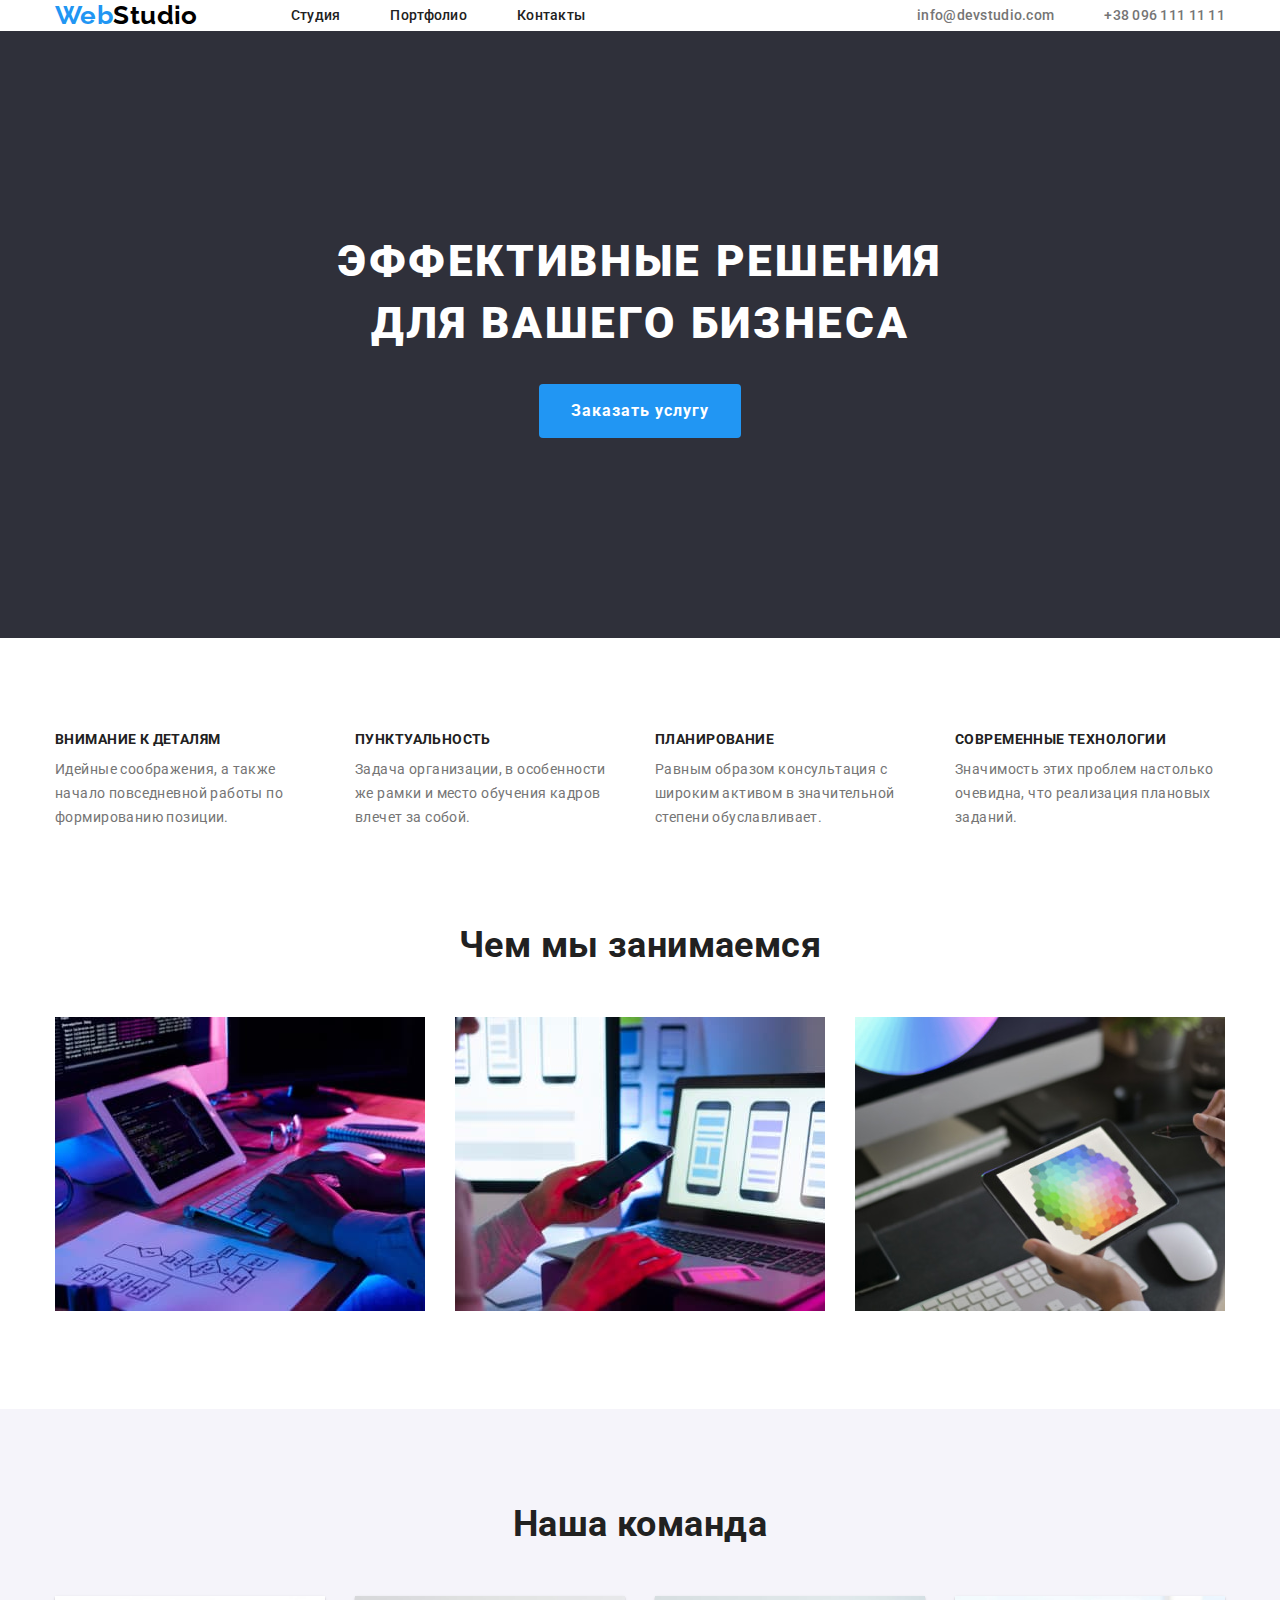
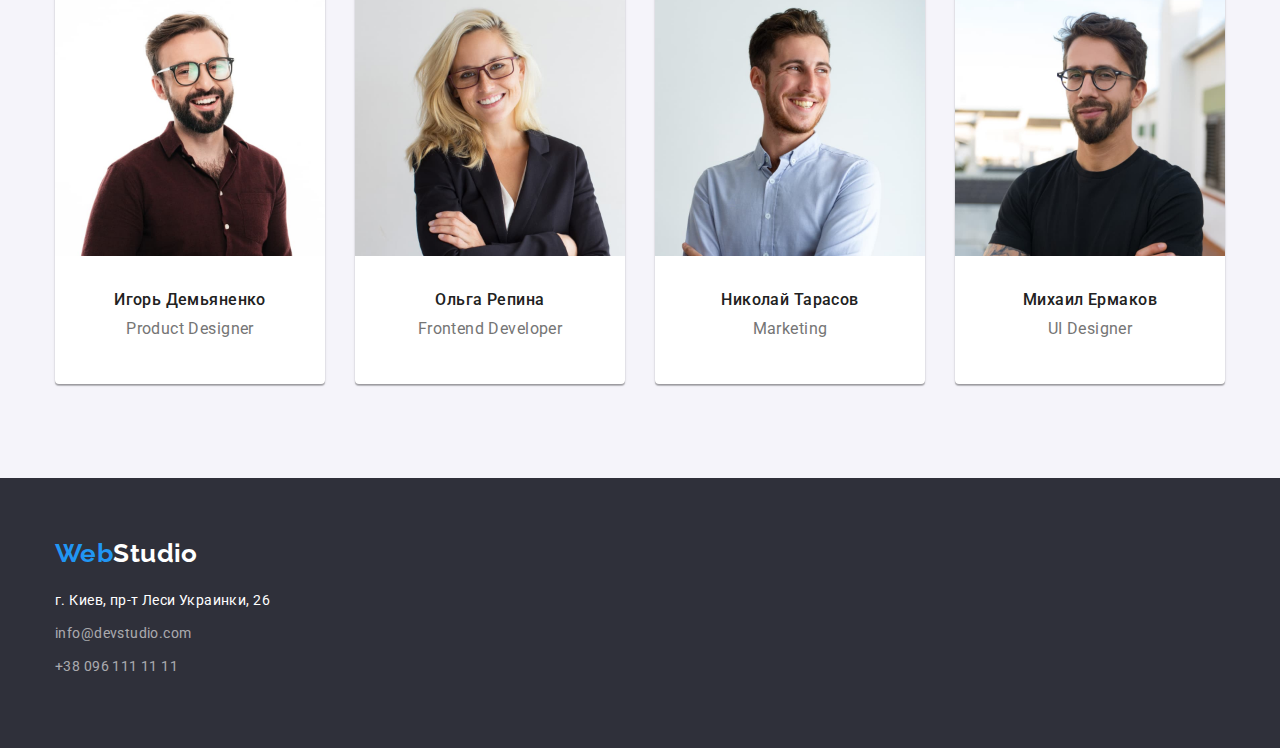
<file: index.html>
<!DOCTYPE html>
<html lang="ru">
<head>
    <meta charset="UTF-8">
    <meta http-equiv="X-UA-Compatible" content="IE=edge">
    <meta name="viewport" content="width=device-width, initial-scale=1.0">
    <title>WebStudio</title>
<link rel="preconnect" href="https://fonts.googleapis.com">
<link rel="preconnect" href="https://fonts.gstatic.com" crossorigin>
<link href="https://fonts.googleapis.com/css2?family=Raleway:wght@700&family=Roboto:wght@400;500;700;900&display=swap"
    rel="stylesheet">
    <link rel="stylesheet" href="https://cdnjs.cloudflare.com/ajax/libs/modern-normalize/1.1.0/modern-normalize.min.css"> 
    <link rel="stylesheet" href="./css/main.css">
<body>
        <!--Шапка-->
        <header >
            <div class="container">
                <div class="header-main">
                <nav class="nav">
                <a class="logo" lang="en" href="./index.html"> <span>Web</span>Studio</a>
                <ul class="nav-list list">
                    <li class="nav-item">
                        <a class="nav-link link" href="./index.html">Студия</a>
                    </li>
                    <li class="nav-item">
                        <a class="nav-link link" href="./portfolio.html">Портфолио</a>
                    </li>
                    <li class="nav-item">
                        <a class="nav-link link" href="">Контакты</a>
                    </li>
                </ul>
            </nav>
            <ul class="nav-contact-header list">
                <li class="nav-contact-item">
                    <a class="nav-contact-list link" href="mailto:info@devstudio.com">info@devstudio.com</a>
                </li>
                <li class="nav-contact-item">
                    <a class="nav-contact-list link" href="tel:+380961111111">+38 096 111 11 11</a>
                </li>
            </ul>
            </div>
          </div>
            
        </header>
        <!--Основная часть-->
    <main>
        <!--Герой-->
        
        <section class="hero">
                <h1 class="title-hero">
                Эффективные решения <br />для вашего бизнеса
            </h1>
            <button class="button-hero" type="button"> Заказать услугу </button>
        </section>
        <!--Наши достоинства-->
        
        <section class="our-dignity-section">
            <div class="container dignity-main">
            <h2 hidden class="dignity-title " >Наши достоинства</h2>
            <ul class="dignity-list list">
                <li class="dignity-unit">
                    <h3 class="dignity-title">Внимание к деталям</h3>
                        <p class="dignity-text">Идейные соображения, а также начало повседневной 
                            работы по формированию позиции.</p>
                </li>
                <li class="dignity-unit">
                    <h3 class="dignity-title">Пунктуальность</h3>
                        <p class="dignity-text">Задача организации, в особенности же рамки 
                            и место обучения кадров влечет за собой.</p>
                </li>
                <li class="dignity-unit">
                    <h3 class="dignity-title">Планирование</h3>
                        <p class="dignity-text">Равным образом консультация с широким активом 
                            в значительной степени обуславливает.</p>
                </li>
                <li class="dignity-unit">
                    <h3 class="dignity-title">Современные технологии</h3>
                        <p class="dignity-text">Значимость этих проблем настолько очевидна, 
                            что реализация плановых заданий.</p>
                </li>
            </ul>
            </div>
        </section>
            <!--Чем мы занимаемся-->
        <section class="our-work-section">
            <div class="container our-work-main">
            <h2 class="our-work-title">Чем мы занимаемся</h2>
            <ul class="our-wor-list list">
                <li class="our-work-item">
                        <img class="360" src="./image/whatwedo/img1.jpg" alt="Фото рабочего процесса " width="370" height="294">
                </li>
                <li class="our-work-item">
                        <img class="our-work-image" src="./image/whatwedo/img2.jpg" alt="Фото рабочего процесса" width="370" height="294">
                </li>
                <li class="our-work-item">
                        <img class="our-work-image" src="./image/whatwedo/img3.jpg" alt="Фото рабочего процесса " width="370" height="294">
                </li>
            </ul>
            </div>
        </section>
            <!--Наша команда-->
        <section class="our-team-section">
            <div class="container our-team-main">
            <h2 class="our-team-title">Наша команда</h2>
            <ul class="our-team-list list">
                <li class="our-team-item">
                    <img class="our-team-foto" src="./image/team/foto1.jpg" alt="Игорь Демьяненко" width="270" height="260">
                    <div class="our-team-info">
                    <h3 class="our-team-name">Игорь Демьяненко</h3>
                    <p class="our-team-position">Product Designer</p>
                    </div>
                </li>
                <li class="our-team-item">
                    <img class="our-team-foto" src="./image/team/foto2.jpg" alt="льга Репина" width="270" height="260">
                    <div class="our-team-info">
                    <h3 class="our-team-name">Ольга Репина</h3>
                    <p class="our-team-position" lang="en">Frontend Developer</p>
                    </div>
                </li>
                <li class="our-team-item">
                    <img class="our-team-foto" src="./image/team/foto3.jpg" alt="Николай Тарасов" width="270" height="260">
                    <div class="our-team-info">
                    <h3 class="our-team-name">Николай Тарасов</h3>
                    <p class="our-team-position" lang="en">Marketing</p>
                    </div>
                </li>
                <li class="our-team-item">
                    <img 
                     class="our-team-foto" src="./image/team/foto4.jpg" alt="Михаил Ермаков" width="270" height="260">
                    <div class="our-team-info">
                     <h3 class="our-team-name">Михаил Ермаков</h3>
                    <p class="our-team-position" lang="en">UI Designer</p>
                    </div>
                </li>
            </ul>
            </div>
        </section>
    </main>
            <!--Подвал-->
    <footer class="footer">
        <div class="container footer-main">
            <a class="logo-footer" lang="en" href="./index.html"> <span>Web</span>Studio</a>
        <address class="address">
           <p class="address-text">г. Киев, пр-т Леси Украинки, 26</p>
        </address>
        <ul class="footer-list list">
            <li>
                <a class="footer-contacts link" href="mailto:info@devstudio.com">info@devstudio.com</a>
            </li>
            <li>
                <a class="footer-contacts link" href="tel:+380961111111">+38 096 111 11 11</a>
            </li>
        </ul>
       </div>
    </footer>

</body>
</html>
</file>
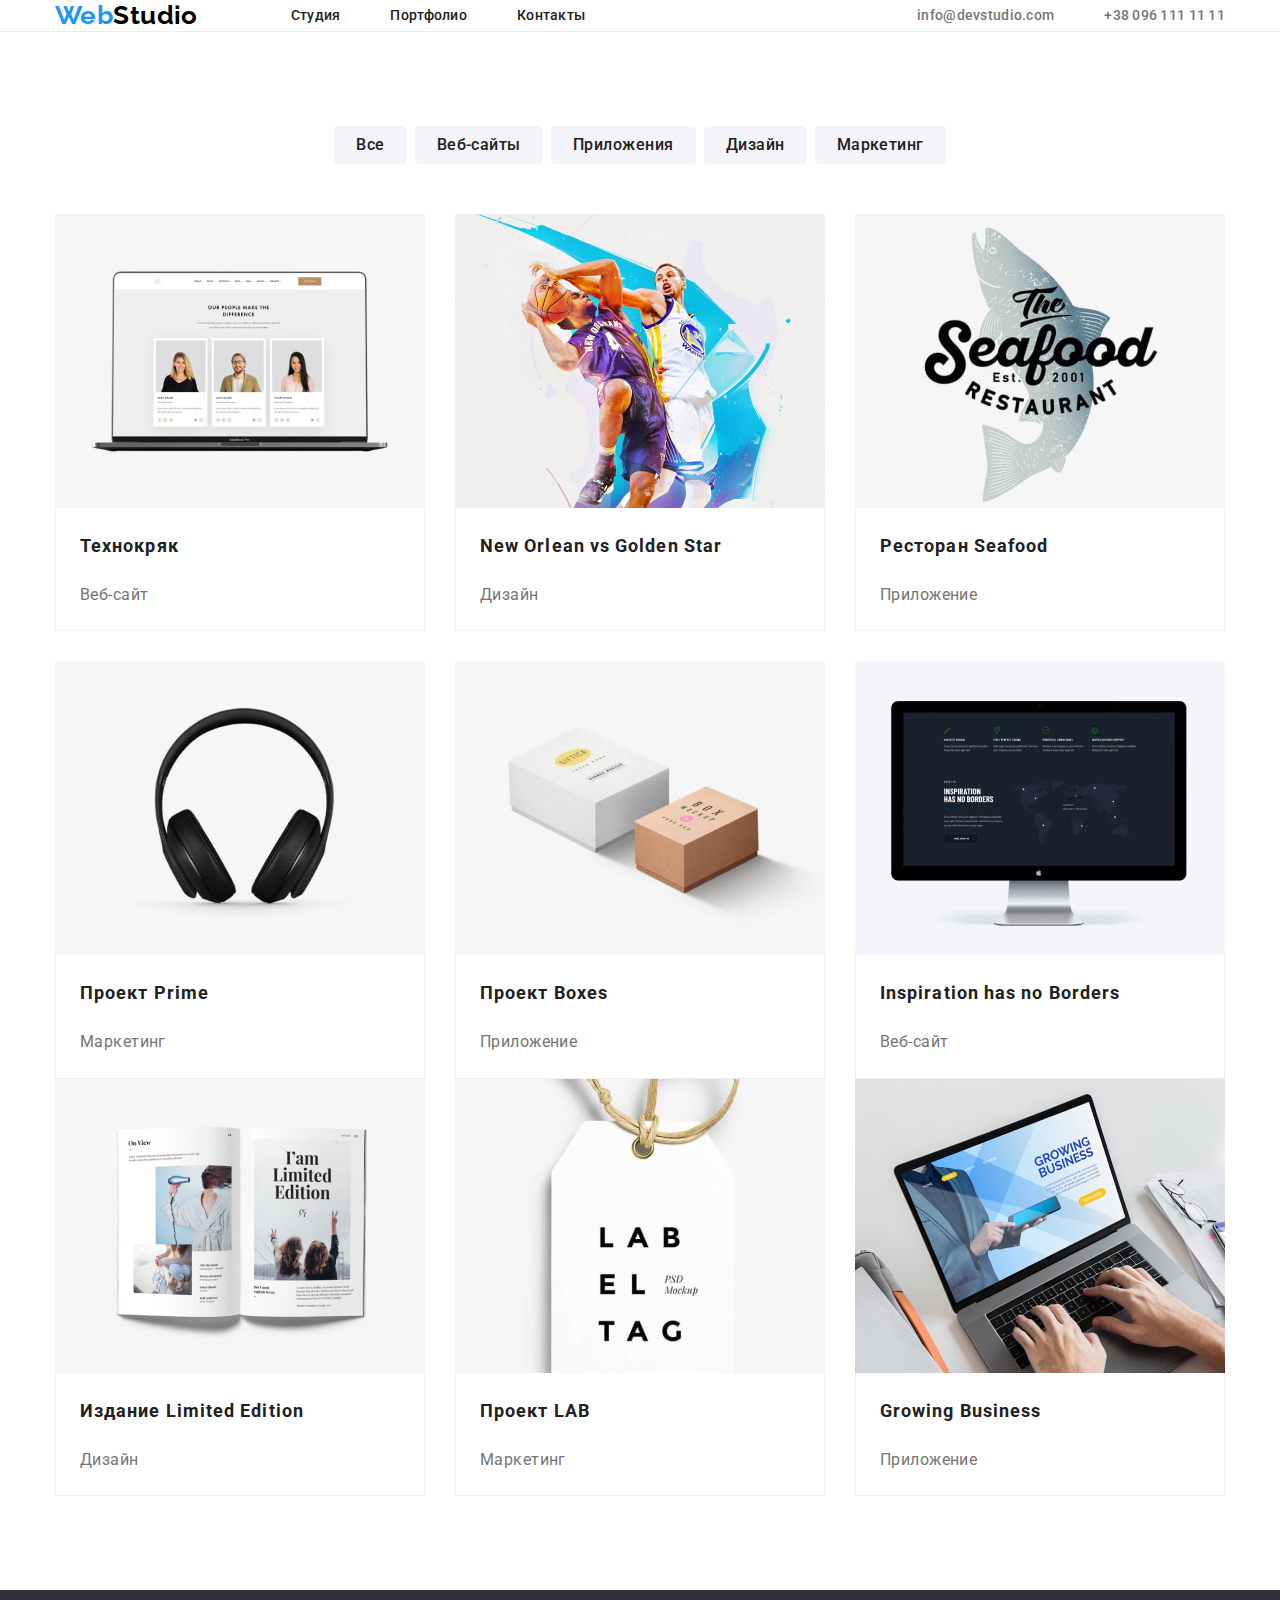
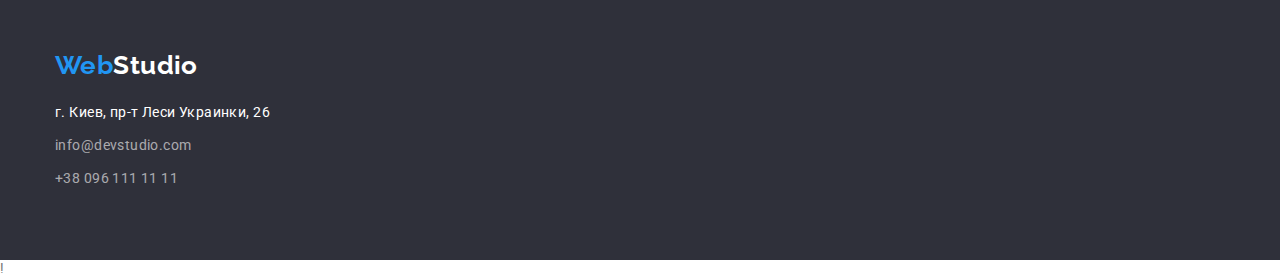
<file: portfolio.html>
<!DOCTYPE html>
<html lang="ru">
<head>
    <meta charset="UTF-8">
    <meta http-equiv="X-UA-Compatible" content="IE=edge">
    <meta name="viewport" content="width=device-width, initial-scale=1.0">
    <title>Portfolio</title>
    <link rel="preconnect" href="https://fonts.googleapis.com">
    <link rel="preconnect" href="https://fonts.gstatic.com" crossorigin>
    <link href="https://fonts.googleapis.com/css2?family=Raleway:wght@700&family=Roboto:wght@400;500;700;900&display=swap"
        rel="stylesheet">
        <link rel="stylesheet" href="https://cdnjs.cloudflare.com/ajax/libs/modern-normalize/1.1.0/modern-normalize.min.css">
    <link rel="stylesheet" href="./css/main.css">
</head>
<body>
        <!--Шапка-->
<header class="header">
    <div class="container">
        <div class="header-main">
            <nav class="nav">
                <a class="logo" lang="en" href="./index.html"> <span>Web</span>Studio</a>
                <ul class="nav-list list">
                    <li class="nav-item">
                        <a class="nav-link link" href="./index.html">Студия</a>
                    </li>
                    <li class="nav-item">
                        <a class="nav-link link" href="./portfolio.html">Портфолио</a>
                    </li>
                    <li class="nav-item">
                        <a class="nav-link link" href="">Контакты</a>
                    </li>
                </ul>
            </nav>
            <ul class="nav-contact-header list">
                <li class="nav-contact-item">
                    <a class="nav-contact-list link" href="mailto:info@devstudio.com">info@devstudio.com</a>
                </li>
                <li class="nav-contact-item">
                    <a class="nav-contact-list link" href="tel:+380961111111">+38 096 111 11 11</a>
                </li>
            </ul>
        </div>
    </div>

</header>
        <!--Основная часть-->
<main>
        <!-- Примеры наших работ-->
    <section class="projects-section">

        <div class="container button-main">
        <h1 hidden class="examples "> Примеры наших работ </h1>
        <!-- Кнопки -->
                <ul class="examples-button list">
                    <li class="examples-button-item"><button class="examples-button-unit" type="button">Все</button></li>
                    <li class="examples-button-item"><button class="examples-button-unit" type="button">Веб-сайты</button></li>
                    <li class="examples-button-item"><button class="examples-button-unit" type="button">Приложения</button></li>
                    <li class="examples-button-item"><button class="examples-button-unit" type="button">Дизайн</button></li>
                    <li class="examples-button-item"><button class="examples-button-unit" type="button">Маркетинг</button></li>
                </ul>
        <!-- Проэкты -->
                <ul class="projects list">
                    <li class="project-item"> <a class="link" href="">
                            <img class="project-image" src="./image/portfolio/img.jpg" alt="Постер сайта"         width="370" height="294">
                        <div class="project-info">
                            <h3 class="project-title">Технокряк</h3>
                            <p class="project-text"> Веб-сайт </p>
                        </div>
                        </a>
                    </li>
                    <li class="project-item"> <a class="link" href="">
                            <img class="project-image" src="./image/portfolio/img-1.jpg" alt="Фото баскетболистов" width="370">
                        <div class="project-info">
                            <h3 class="project-title" lang="en">New Orlean vs Golden Star</h3>
                            <p class="project-text">Дизайн</p>
                        </div>
                        </a>
                    </li>
                    <li class="project-item"> <a class="link" href="">
                            <img class="project-image" src="./image/portfolio/img-2.jpg" alt="Постер приложения" width="370">
                        <div class="project-info">
                            <h3 class="project-title">Ресторан Seafood</h3>
                            <p class="project-text">Приложение</p>
                        </div>
                        </a>
                    </li>
                    <li class="project-item"> <a class="link" href="">
                            <img class="project-image" src="./image/portfolio/img-3.jpg" alt="Постер проекта"   width="370">
                        <div class="project-info">
                            <h3 class="project-title">Проект Prime</h3>
                            <p class="project-text">Маркетинг</p>
                        </div>
                        </a>
                    </li>
                    <li class="project-item"> <a class="link" href="">
                            <img class="project-image" src="./image/portfolio/img-4.jpg" alt="Постер приложения" width="370">
                        <div class="project-info">
                            <h3 class="project-title">Проект Boxes</h3>
                            <p class="project-text">Приложение</p>
                        </div>
                        </a>
                    </li>
                    <li class="project-item"> <a class="link" href="">
                            <img class="project-image" src="./image/portfolio/img-5.jpg" alt="Фото монитора"     width="370">
                        <div class="project-info">
                            <h3 class="project-title" lang="en">Inspiration has no Borders</h3>
                            <p class="project-text">Веб-сайт</p>
                        </div>
                        </a>
                    </li>
                    <li class="project-item"> <a class="link" href="">
                            <img class="project-image" src="./image/portfolio/img-6.jpg" alt="Постер издания"    width="370"> 
                        <div class="project-info">
                            <h3 class="project-title">Издание Limited Edition</h3>
                            <p class="project-text">Дизайн</p>
                        </div>
                        </a>
                    </li>
                    <li class="project-item"> <a class="link" href="">
                            <img class="project-image" src="./image/portfolio/img-7.jpg" alt="Постер проекта"    width="370"> 
                        <div class="project-info">
                            <h3 class="project-title">Проект LAB</h3>
                            <p class="project-text">Маркетинг</p>
                        </div>
                        </a>
                    </li>
                    <li class="project-item"> <a class="link" href="">
                            <img class="project-image" src="./image/portfolio/img-8.jpg" alt="Постер приложения" width="370">
                        <div class="project-info">
                            <h3 class="project-title" lang="en">Growing Business</h3>
                            <p class="project-text">Приложение</p>
                        </div>
                        </a>
                    </li>
                </ul>
           </div>
    </section>
</main>
        <!--Подвал-->
<footer class="footer">
    <div class="container footer-main">
        <a class="logo-footer" lang="en" href="./index.html"> <span>Web</span>Studio</a>
        <address class="address">
            <p class="address-text">г. Киев, пр-т Леси Украинки, 26</p>
        </address>
        <ul class="footer-list list">
            <li>
                <a class="footer-contacts link" href="mailto:info@devstudio.com">info@devstudio.com</a>
            </li>
            <li>
                <a class="footer-contacts link" href="tel:+380961111111">+38 096 111 11 11</a>
            </li>
        </ul>
    </div>
</footer>

</body>
</html>
!
</file>
<file: css/main.css>
/* цвет текста заголовков от h2 #212121 */
/* цвет  текста информации  ##757575*/
/* белый #FFFFFF*/
/* Добавочный фон #2F303A*/
/* фон акцента #2196F3*/
/* цвет контактов футера -footer-white-color */

/* общие переменные rgba(255, 255, 255, 0.6)*/
/* цвет фона нашей команды #F5F4FA */

:root {
  --information-text-color: #757575;
  --title-text-color: #212121;
  --primary-white-color: #ffffff;
  --background-second-color: #2f303a;
  --accent-color: #2196f3;
  --primary-black-color: #000000;
  --footer-white-color: rgba(255, 255, 255, 0.6);
  --button-accent-color: #188ce8;
  --our-team-background: #f5f4fa;
}

/* глобальные селекторы */

body {
  margin: 0;

  background-color: var(--primary-white-color);
  color: var(--information-text-color);

  font-family: Roboto, sans-serif;
  font-size: 14px;
  line-height: 1.2;
  letter-spacing: 0.03em;
}

/* обнуление стилизации ссылок */
.link,
.logo,
.logo-footer {
  text-decoration: none;
}
/* обнуление стилей списков */
.list {
  padding-left: 0;
  margin: 0;
  list-style: none;
}

/* общий контейнер с шириной 
и индивидуальные для подразделов  */

.container {
  margin-left: auto;
  margin-right: auto;
  width: 1200px;
  padding-left: 15px;
  padding-right: 15px;

  /* outline: 2px solid tomato; */
}
/* падинги для секций */

.dignity-main,
.our-team-main,
.button-main {
  padding-top: 94px;
  padding-bottom: 94px;
}
.our-work-main {
  padding-bottom: 94px;
}

.footer-main {
  padding-top: 60px;
  padding-bottom: 60px;
}
.header-main {
  display: flex;
  justify-content: space-between;
  align-items: center;
}
/* Нижняя рамка шапки */

.header {
  border-bottom: 1px solid #ececec;
}

/* логотип */

.logo {
  display: block;
  display: flex;
  align-items: center;

  font-family: Raleway, sans-serif;
  font-weight: 700;
  font-size: 26px;
  color: var(--primary-black-color);
}
.logo-footer {
  margin-top: 0;
  margin-bottom: 20px;

  font-family: Raleway, sans-serif;
  font-weight: 700;
  font-size: 26px;
  color: var(--primary-white-color);
}
.logo > span,
.logo-footer > span {
  color: #2196f3;
}
/* навигация хедер  */

.nav {
  display: flex;
}
.nav-list {
  display: flex;
  align-items: center;
  margin-left: 93px;
}

.nav-item + .nav-item {
  margin-left: 50px;
}
.nav-link {
  /* display: block; */

  color: var(--title-text-color);
  font-weight: 500;
  letter-spacing: 0.02em;
  line-height: 1.14;
}
.nav-link:hover,
.nav-link:focus {
  color: var(--accent-color);
}

.nav-contact-header {
  display: flex;
  align-items: center;
  margin-left: 330px;
}

.nav-contact-item + .nav-contact-item {
  margin-left: 50px;
}
.nav-contact-list {
  /* display: block; */

  color: var(--information-text-color);
  font-weight: 500;
  line-height: 1.14;
  letter-spacing: 0.02em;
  /* background-color: tomato; */
}

.nav-contact-list:hover,
.nav-contact-list:focus {
  color: var(--accent-color);
}

/* навигация футер */

.footer {
  background-color: var(--background-second-color);
}
.logo-footer {
  display: block;
}
.address {
  display: block;
  margin-bottom: 9px;

  color: var(--primary-white-color);
  font-style: normal;
  line-height: 1.7;
}
.address-text {
  margin-top: 0;
  margin-bottom: 0;
}
.footer-contacts {
  display: inline-block;
  color: var(--footer-white-color);

  line-height: 1.7;
}
.footer-contacts:hover,
.footer-contacts:focus {
  color: var(--accent-color);
}
.footer-contacts:first-child {
  margin-bottom: 9px;
}

/* герой */

.hero {
  padding-top: 200px;
  padding-bottom: 200px;

  background-color: var(--background-second-color);

  text-align: center;
}
.title-hero {
  margin-top: 0;
  margin-bottom: 30px;

  color: var(--primary-white-color);

  font-weight: 900;
  font-size: 44px;
  line-height: 1.4;
  letter-spacing: 0.06em;
  text-transform: uppercase;
}
.button-hero {
  display: inline-block;
  min-width: 200px;
  /* height: 50px; */
  padding: 10px 30px;
  /* margin-bottom: 200px; */
  border-color: transparent;
  border-radius: 4px;

  background-color: var(--accent-color);
  color: var(--primary-white-color);

  font-family: Roboto, sans-serif;
  font-weight: 700;
  font-size: 16px;
  line-height: 1.87;
  letter-spacing: 0.06em;

  cursor: pointer;
}
.button-hero:hover,
.button-hero:focus {
  background-color: var(--button-accent-color);
}
/* достоинства */

.dignity-list {
  display: flex;
  justify-content: space-between;
}
.dignity-unit {
  width: 270px;
}
.dignity-unit + .dignity-unit {
  margin-left: 30px;
}
.dignity-title {
  margin-top: 0;
  margin-bottom: 10px;

  color: var(--title-text-color);

  font-size: 14px;
  line-height: 1.14;
  text-transform: uppercase;
}
.dignity-text {
  margin-top: 0;
  margin-bottom: 0;

  line-height: 1.7;
  text-align: left;
}

/* Чем мы занимаемся */

.our-work-title {
  margin-top: 0;
  margin-bottom: 50px;

  color: var(--title-text-color);

  font-size: 36px;
  text-align: center;
}
.our-wor-list {
  display: flex;
}
.our-work-item {
  /* width: calc((100%-60px) / 3); */
  margin-right: 30px;
}
.our-work-image {
  display: block;
}

/* Наша команда */
.our-team-section {
  background-color: var(--our-team-background);
}
.our-team-list {
  display: flex;
  justify-content: space-between;
}
.our-team-item {
  box-shadow: 0px 1px 3px rgba(0, 0, 0, 0.12), 0px 1px 1px rgba(0, 0, 0, 0.14),
    0px 2px 1px rgba(0, 0, 0, 0.2);
  border-radius: 0px 0px 4px 4px;

  background-color: var(--primary-white-color);
}
.our-team-item:not(:last-child) {
  margin-right: 30px;
}
.our-team-title {
  margin-top: 0;
  margin-bottom: 50px;

  color: var(--title-text-color);

  font-size: 36px;
  text-align: center;
}

.our-team-name {
  margin-top: 0;
  margin-bottom: 10px;
  font-size: 16px;
  font-weight: 500;

  text-align: center;
  color: var(--title-text-color);
}

.our-team-position {
  margin-top: 0px;

  font-size: 16px;
  text-align: center;
}
.our-team-info {
  padding-top: 30px;
  padding-bottom: 30px;
}

/* портфолио кнопки */

.examples-button {
  display: flex;
  justify-content: center;
  padding-bottom: 50px;
}

.examples-button-unit {
  border: 0 transparent;
  border-radius: 4px;
  padding: 6px 22px;
  color: var(--title-text-color);
  background-color: var(--our-team-background);
  font-family: Roboto, sans-serif;
  font-weight: 500;
  font-size: 16px;
  line-height: 1.6;
  letter-spacing: 0.03em;
}

.examples-button-item:not(:last-child) {
  margin-right: 8px;
}

.examples-button-unit:hover,
.examples-button-unit:focus {
  background-color: var(--accent-color);
  color: var(--primary-white-color);

  cursor: pointer;
}

/* портфолио проекты */

.projects {
  display: flex;
  justify-content: space-between;
  flex-wrap: wrap;
}

.project-item:not(:nth-child(3n)) {
  margin-right: 30px;
}
.project-item:nth-child(-n + 3) {
  margin-bottom: 30px;
}
.project-info {
  padding-top: 20px;
  padding-bottom: 20px;
  padding-left: 24px;
  padding-right: 24px;

  border-bottom: 1px solid #eeeeee;
  border-left: 1px solid #eeeeee;
  border-right: 1px solid #eeeeee;
}

.project-title {
  margin-top: 0;
  margin-bottom: 4px;

  color: var(--title-text-color);
  font-size: 18px;
  line-height: 2;
  letter-spacing: 0.06em;
}
.project-text {
  margin-bottom: 0;

  color: var(--information-text-color);
  font-size: 16px;
  line-height: 1.9;
}
.project-image {
  display: block;
}
</file>
